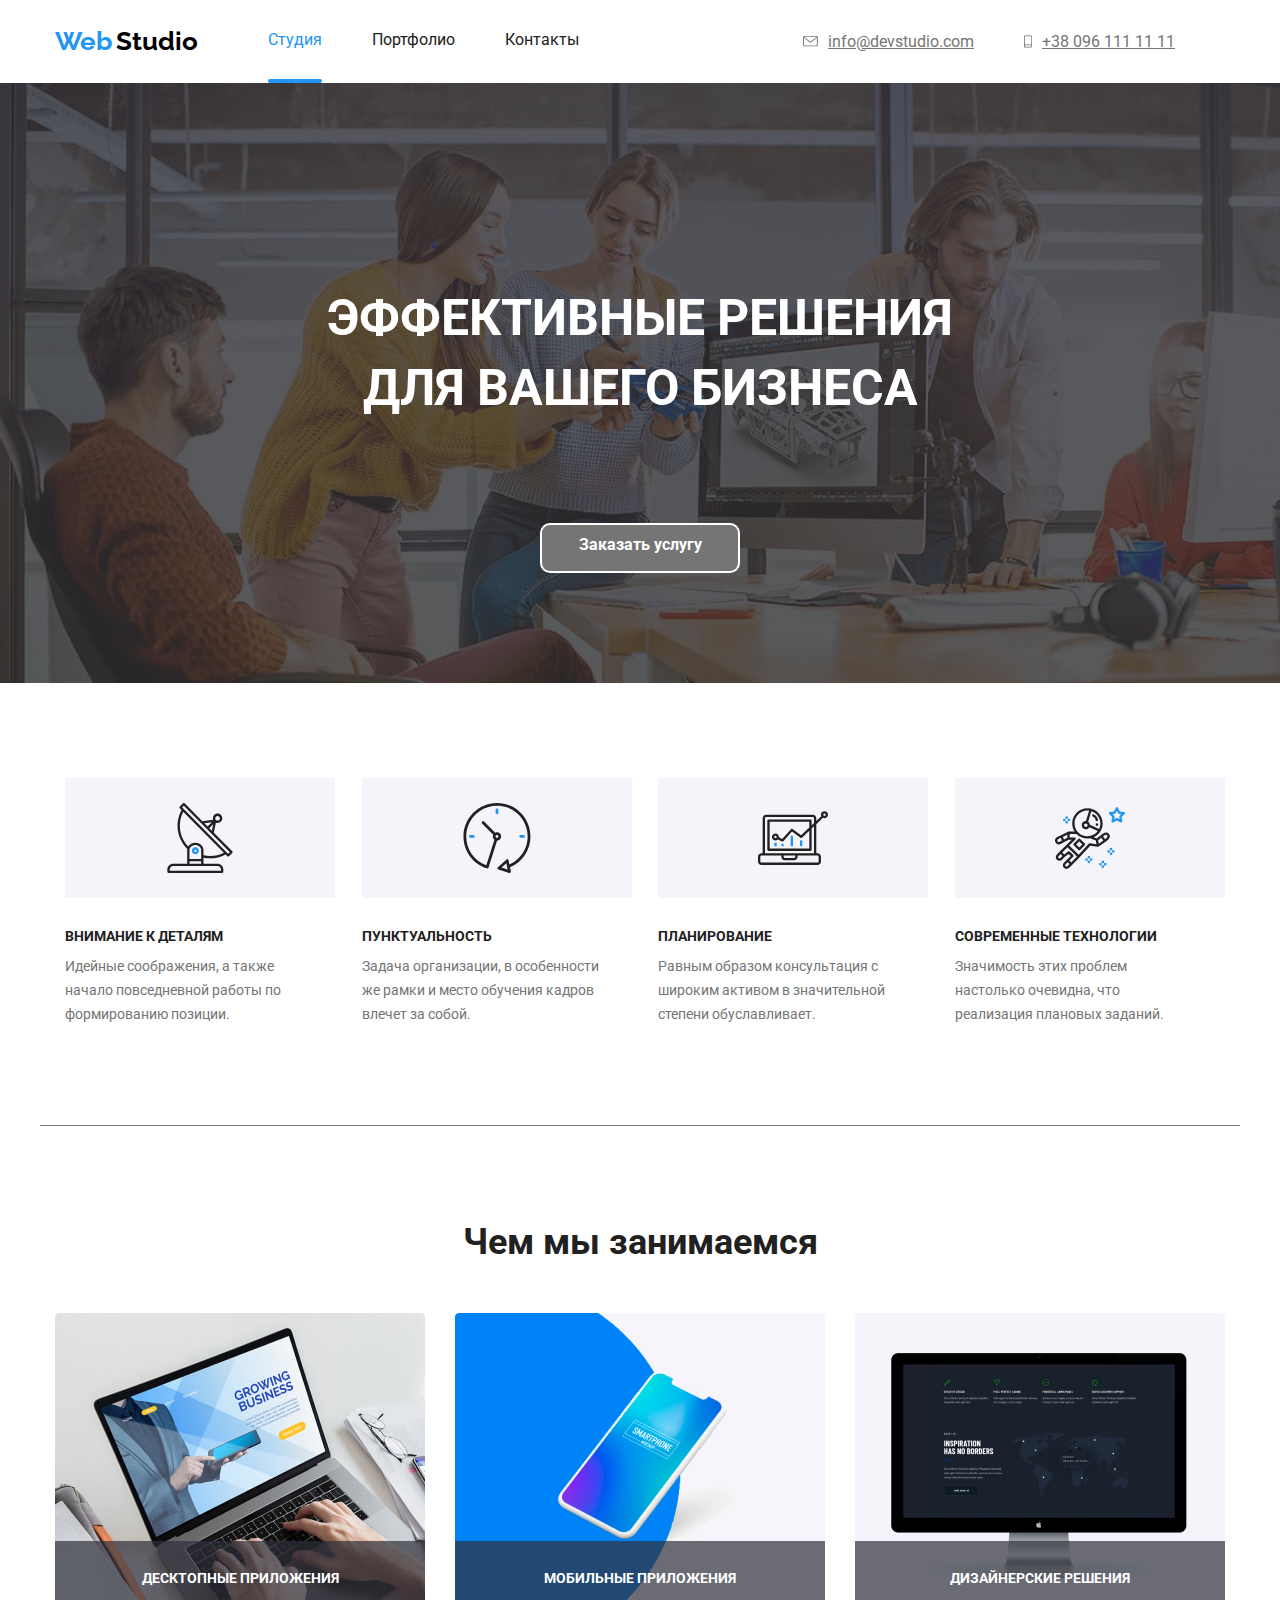
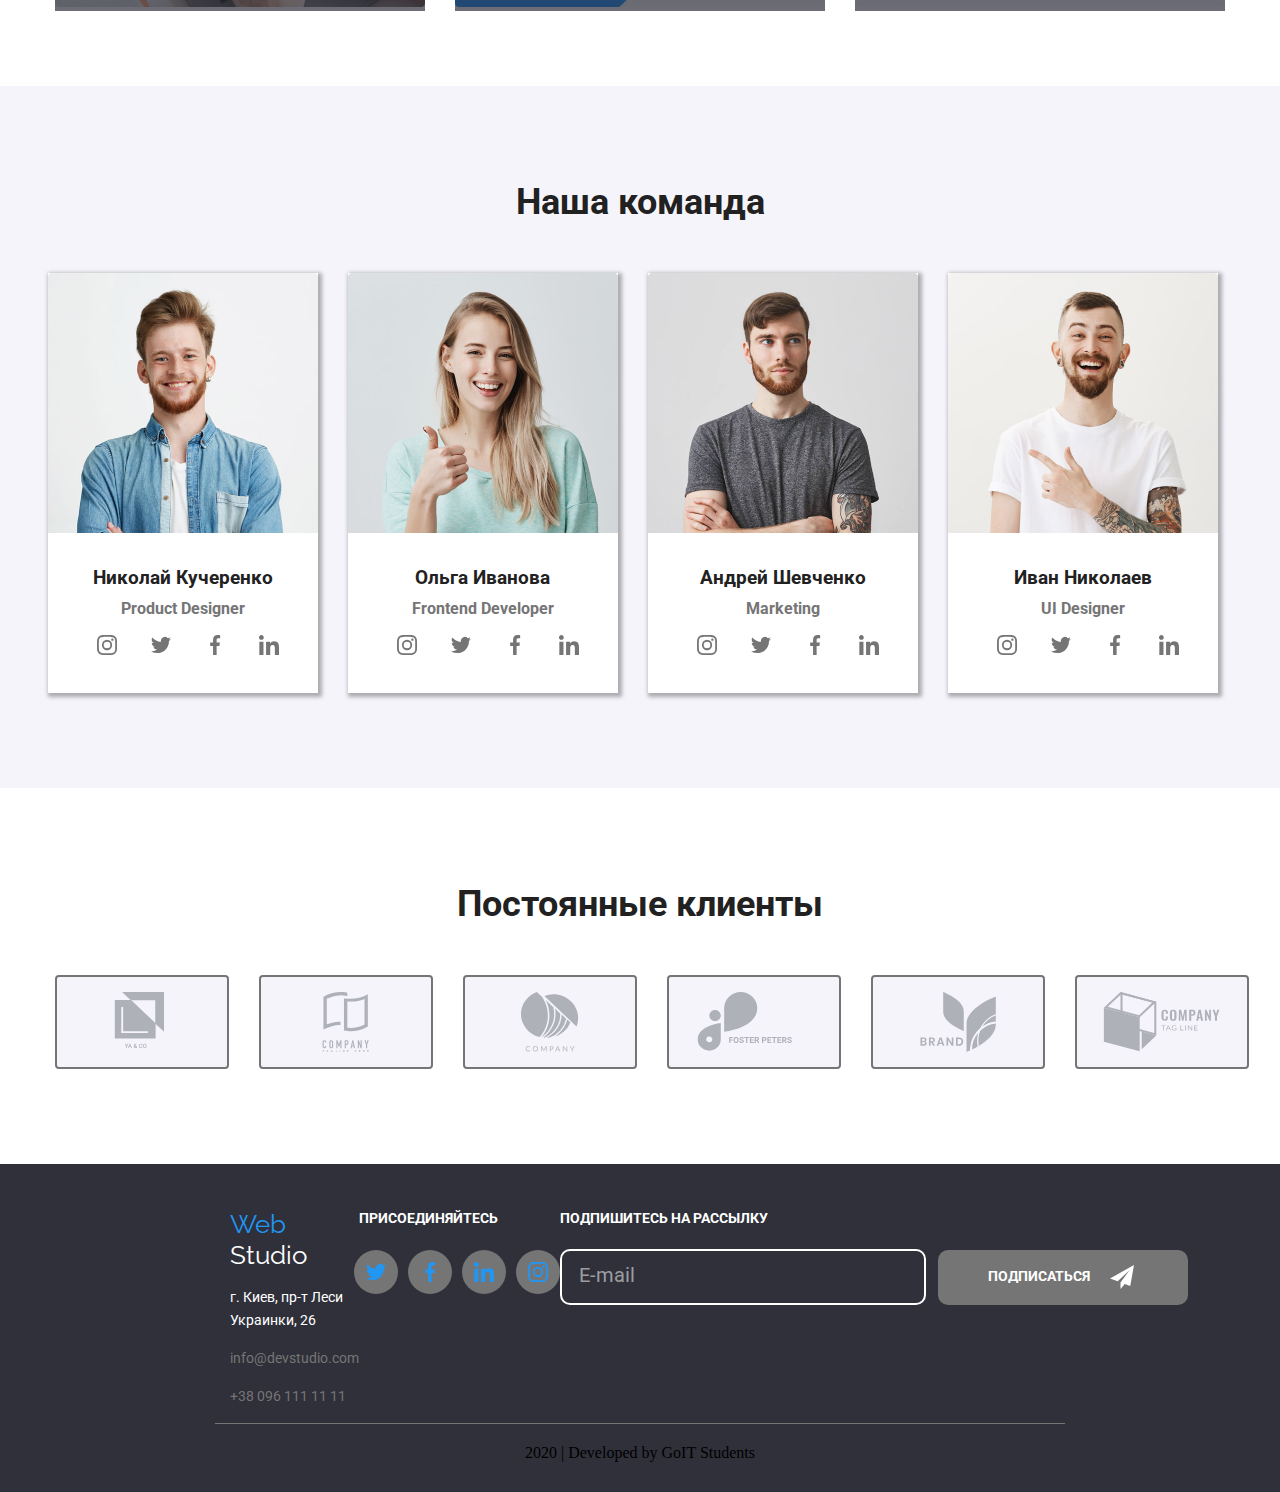
<file: index.html>
<!DOCTYPE html>
<html lang="ru">

<head>
  <meta charset="UTF-8" />
  <meta name="viewport" content="width=device-width, initial-scale=1.0" />
  <title>Web Studio</title>
  <link href="https://fonts.googleapis.com/css2?family=Raleway:wght@700&family=Roboto:wght@400;700;900&display=swap"
    rel="stylesheet">
  <link rel="stylesheet" href="https://github.com/sindresorhus/modern-normalize/blob/master/modern-normalize.css">
  <link rel="stylesheet" href="./css/main.min.css" />
  <!-- <link rel="stylesheet" href="./css/styles.css" /> -->
  <!-- <link rel="stylesheet" type="text/css" href="style.css"> -->

</head>

<body>
  <!-- header part -->
  <header class="side-header-conteiner">
    <nav class="site-nav-contener site-nav-content width-conteiner">
      <a href="./index.html" class="link logo-studio-up">
        <span class="web">Web</span> <span class="studio">Studio</span>
      </a>
      <ul class="list site-nav-main ">
        <li class="site-nav-item "><a href="./index.html" class="link curent">Студия</a></li>
        <li class="site-nav-item "><a href="./portfolio.html" class="link">Портфолио</a></li>
        <li class="site-nav-item "><a href="" class="link">Контакты</a></li>
      </ul>
      <!-- contacts -->
      <ul class="site-contacts">
        <li class="link-contacts">
          <a class="link-up-mail" href="mailto:info@devstudio.com">
            <svg class="icon-up-leter">
              <use href="./img/symbol-defs.svg#icon-leter-1">leter</use>
            </svg>info@devstudio.com
          </a>
        </li>
        <li class="link-contacts">
          <a class="link-up-phone" href="tel:380961111111">
            <svg class="icon-up-smartphon">
              <use href="./img/symbol-defs.svg#icon-smartphone-1"></use>
            </svg>+38 096 111 11 11
          </a>
        </li>
      </ul>
    </nav>
  </header>
  <!-- baner  -->
  <main>
    <section class="baner">
      <h1 class="baner-text">
        ЭФФЕКТИВНЫЕ РЕШЕНИЯ ДЛЯ ВАШЕГО БИЗНЕСА
      </h1>
      <button class="baner-button" data-modal-open>Заказать услугу</button>
      <!-- <button class="baner-button" type="submit">Заказать услугу</button> -->
    </section>
    <!-- quality part -->
    <section class="quality width-conteiner">
      <ul class="quality-conteiner">
        <li class="quality-link img-antena">
          <img src="./img/antenna1.svg" alt="спуниковая антена" class="quality-img">
          <h3 class="quality-text">Внимание к деталям</h3>
          <p class="quality-discription">Идейные соображения, а также начало повседневной работы по формированию
            позиции.</p>
        </li>
        <li class="quality-link img-clock">
          <img src="./img/clock1.svg" alt="часы" class="quality-img">
          <h3 class="quality-text">Пунктуальность</h3>
          <p class="quality-discription">Задача организации, в особенности же рамки и место обучения кадров влечет за
            собой.</p>
        </li>
        <li class="quality-link img-diagram">
          <img src="./img/diagram1.svg" alt="диаграмма" class="quality-img">
          <h3 class="quality-text">Планирование</h3>
          <p class="quality-discription">Равным образом консультация с широким активом в значительной степени
            обуславливает.</p>
        </li>
        <li class="quality-link img-astronaut">
          <img src="./img/astronaut1.svg" alt="космонавт" class="quality-img">
          <h3 class="quality-text">Современные технологии</h3>
          <p class="quality-discription">Значимость этих проблем настолько очевидна, что реализация плановых заданий.
          </p>
        </li>
      </ul>
    </section>
    <!-- what product are we do -->
    <section class="product-part-conteiner width-conteiner">
      <h2 class="section-title">Чем мы занимаемся</h2>
      <ul class="product-part-list">
        <li class="product-part-link">
          <a href="" class="product-title">
            <img src="./img/d-top.jpg" alt="десктоп" width="370" height="294">
            <h3 class="product-text">Десктопные приложения</h3>
          </a>
        </li>
        <li class="product-part-link">
          <a href="" class="product-title">
            <img src="./img/smartphon.jpg" alt="смартфон" width="370">
            <h3 class="product-text">Мобильные приложения</h3>
          </a>
        </li>
        <li class="product-part-link">
          <a href="" class="product-title">
            <img src="./img/monitor.jpg" alt="монитор" width="370">
            <h3 class="product-text">Дизайнерские решения</h3>
          </a>
        </li>
      </ul>
    </section>
    <!-- our team -->

    <section class="team ">
      <h2 class="section-title-team">Наша команда</h2>
      <ul class="team-list width-conteiner">
        <li class="team-link">
          <img src="./img/img1.jpg" alt="Николай Кучеренко" width="270">
          <h3 class="title-styile">Николай Кучеренко</h3>
          <h4>Product Designer</h4>
          <ul class="list-social-network-team">
            <li class="link-social-network-team">
              <a href="" alt="instagram">
                <svg class="team-icon">
                  <use href="./img/symbol-defs.svg#icon-instagram">instagram</use>
                </svg>
              </a>
            </li>
            <li class="link-social-network-team">
              <a href="" alt="twitter">
                <svg class="team-icon">
                  <use href="./img/symbol-defs.svg#icon-twitter">twitter</use>
                </svg>
              </a>
            </li>
            <li class="link-social-network-team">
              <a href="" alt="facebook">
                <svg class="team-icon">
                  <use href="./img/symbol-defs.svg#icon-facebook">facebook</use>
                </svg>
              </a>
            </li>
            <li class="link-social-network-team">
              <a href="" alt="LinkedIn">
                <svg class="team-icon">
                  <use href="./img/symbol-defs.svg#icon-LinkedIn">LinkedIn</use>
                </svg>
              </a>
            </li>
          </ul>
        </li>
        <li class="team-link">
          <img src="./img/img2.jpg" alt="Ольга Иванова" width="270">
          <h3 class="title-styile">Ольга Иванова</h3>
          <h4>Frontend Developer</h4>
          <ul class="list-social-network-team">
            <li class="link-social-network-team">
              <a href="" alt="instagram">
                <svg class="team-icon">
                  <use href="./img/symbol-defs.svg#icon-instagram">instagram</use>
                </svg>
              </a>
            </li>
            <li class="link-social-network-team">
              <a href="" alt="twitter">
                <svg class="team-icon">
                  <use href="./img/symbol-defs.svg#icon-twitter">twitter</use>
                </svg>
              </a>
            </li>
            <li class="link-social-network-team">
              <a href="" alt="facebook">
                <svg class="team-icon">
                  <use href="./img/symbol-defs.svg#icon-facebook">facebook</use>
                </svg>
              </a>
            </li>
            <li class="link-social-network-team">
              <a href="" alt="LinkedIn">
                <svg class="team-icon">
                  <use href="./img/symbol-defs.svg#icon-LinkedIn">LinkedIn</use>
                </svg>
              </a>
            </li>
          </ul>
        </li>
        <li class="team-link">
          <img src="./img/img3.jpg" alt="Андрей Шевченко" width="270">
          <h3 class="title-styile">Андрей Шевченко</h3>
          <h4>Marketing</h4>
          <ul class="list-social-network-team">
            <li class="link-social-network-team">
              <a href="" alt="instagram">
                <svg class="team-icon">
                  <use href="./img/symbol-defs.svg#icon-instagram">instagram</use>
                </svg>
              </a>
            </li>
            <li class="link-social-network-team">
              <a href="" alt="twitter">
                <svg class="team-icon">
                  <use href="./img/symbol-defs.svg#icon-twitter">twitter</use>
                </svg>
              </a>
            </li>
            <li class="link-social-network-team">
              <a href="" alt="facebook">
                <svg class="team-icon">
                  <use href="./img/symbol-defs.svg#icon-facebook">facebook</use>
                </svg>
              </a>
            </li>
            <li class="link-social-network-team">
              <a href="" alt="LinkedIn">
                <svg class="team-icon">
                  <use href="./img/symbol-defs.svg#icon-LinkedIn">LinkedIn</use>
                </svg>
              </a>
            </li>
          </ul>
        </li>
        <li class="team-link">
          <img src="./img/img4.jpg" alt="Иван Николаев" width="270">
          <h3 class="title-styile">Иван Николаев</h3>
          <h4>UI Designer</h4>
          <ul class="list-social-network-team">
            <li class="link-social-network-team">
              <a href="" alt="instagram">
                <svg class="team-icon">
                  <use href="./img/symbol-defs.svg#icon-instagram">instagram</use>
                </svg>
              </a>
            </li>
            <li class="link-social-network-team">
              <a href="" alt="twitter">
                <svg class="team-icon">
                  <use href="./img/symbol-defs.svg#icon-twitter">twitter</use>
                </svg>
              </a>
            </li>
            <li class="link-social-network-team">
              <a href="" alt="facebook">
                <svg class="team-icon">
                  <use href="./img/symbol-defs.svg#icon-facebook">facebook</use>
                </svg>
              </a>
            </li>
            <li class="link-social-network-team">
              <a href="" alt="LinkedIn">
                <svg class="team-icon">
                  <use href="./img/symbol-defs.svg#icon-LinkedIn">LinkedIn</use>
                </svg>
              </a>
            </li>
          </ul>
        </li>
      </ul>
    </section>
    <!-- regular customers -->
    <section class="customers-conteiner width-conteiner">
      <h2 class="section-title-conteiner">Постоянные клиенты</h2>
      <ul class="list-customers">
        <li class="link-customers">
          <a href="" alt="YA and CO">
            <svg class="customers-icon">
              <use href="./img/symbol-defs.svg#icon-logo1">YA and CO</use>
            </svg>
          </a>
        </li>
        <li class="link-customers">
          <a href="" alt="Company Tegline here">
            <svg class="customers-icon">
              <use href="./img/symbol-defs.svg#icon-logo2">Company Tegline here</use>
            </svg>
          </a>
        </li>
        <li class="link-customers">
          <a href="" alt="Company">
            <svg class="customers-icon">
              <use href="./img/symbol-defs.svg#icon-logo3">Company</use>
            </svg>
          </a>
        </li>
        <li class="link-customers">
          <a href="" alt="FOSTER PETERS">
            <svg class="customers-icon">
              <use href="./img/symbol-defs.svg#icon-logo4">FOSTER PETERS</use>
            </svg>
          </a>
        </li>
        <li class="link-customers">
          <a href="" alt="BREND">
            <svg class="customers-icon">
              <use href="./img/symbol-defs.svg#icon-logo5">BREND</use>
            </svg>
          </a>
        </li>
        <li class="link-customers ">
          <a href="" alt="Company Teg line">
            <svg class="customers-icon">
              <use href="./img/symbol-defs.svg#icon-logo6">Company Teg line</use>
            </svg>
          </a>
        </li>
      </ul>
    </section>
    <!-- Модельное окно -->
    <!-- Форма -->
    <div class="backdrop is-hidden" data-modal>
      <form autocomplete="off" class="form js-form">
        <h2 class="form-name">Оставьте свои данные, мы вам перезвоним</h2>

        <label for="customer-name" class="form-field">
          <input type="text" autocomplete="on" placeholder=" " name="customer-name" class="form-input" />
          <span class="form-label">Имя</span>
          <svg class="form-icon">
            <use href="./img/form-symbol-defs.svg#icon-form-name">Cилуєт</use>
          </svg>
        </label>

        <label for="customer-phone" class="form-field">
          <input type="tel" autocomplete="on" placeholder=" " name="customer-phone" class="form-input" />
          <span class="form-label">Телефон</span>
          <svg class="form-icon">
            <use href="./img/form-symbol-defs.svg#icon-form-tel">phon</use>
          </svg>
        </label>

        <!-- <div class="form-field">
          <input autofocus type="text" placeholder=" " name="customer-name" id="customer-name" class="form-input" />
          <label for="customer-name" class="form-label">Имя</label>
          <svg class="form-icon">
            <use href="./img/form-symbol-defs.svg#icon-form-name">Cилуєт</use>
          </svg>
        </div> -->

        <!-- <div class="form-field">
          <input type="tel" autocomplete="on" placeholder=" " name="customer-phone" id="customer-phone"
            class="form-input" />
          <label for="customer-phone" class="form-label">Телефон</label>
          <svg class="form-icon">
            <use href="./img/form-symbol-defs.svg#icon-form-tel">phon</use>
          </svg>
        </div> -->


        <label for="customer-mail" class="form-field">
          <input type="text" autocomplete="on" placeholder=" " name="customer-mail" class="form-input" />
          <span class="form-label">Почта</span>
          <svg class="form-icon">
            <use href="./img/form-symbol-defs.svg#icon-form-email">email</use>
          </svg>
        </label>

        <!-- <div class="form-field">
          <input type="text" placeholder=" " name="customer-mail" id="customer-mail" class="form-input" />
          <label for="customer-mail" class="form-label">Почта</label>
          <svg class="form-icon">
            <use href="./img/form-symbol-defs.svg#icon-form-email">email</use>
          </svg>
        </div> -->

        <!-- Комментарий к заказу -->
        <div class="form-field-textarea">
          <textarea name="comment" id="comment" rows="5" class="form-textarea" placeholder=" "> </textarea>
          <label for="comment" class="form-label-textarea">Комментарий</label>
        </div>

        <div class="form-field-policy">
          <div>
            <input type="checkbox" required value="policy" name="policy" id="policy" />
            <label for="policy" class="policy-text">Согласен с рассылкой и принимаю</label>
            <a href="" class="policy ">Условия договора</a>
          </div>
        </div>

        <button class="form-push" type="submit">Отправить</button>
        <button class="form-close-button" type="reset" data-modal-close>
          <svg class="form-icon-close">
            <use href="./img/form-symbol-defs.svg#icon-form-close"></use>
          </svg>
        </button>
      </form>
    </div>
  </main>
  <!-- footer part -->
  <footer>
    <div class="side-footer-conteiner width-conteiner">
      <div class="addres-conteiner">
        <a href="./index.html" class="link">
          <span class="web-down">Web</span> <span class="studio-down">Studio</span>
        </a>
        <address class="address">
          <p>г. Киев, пр-т Леси Украинки, 26</p>
          <p class="link-down">info@devstudio.com</p>
          <p class="link-down">+38 096 111 11 11</p>
        </address>
      </div>
      <div class="wellcome-to wellcome-to-conteiner">
        <b class="come-to-us">Присоединяйтесь</b>
        <ul class="list-social-network">
          <li class="social-network-item">
            <a href="" alt="twitter">
              <svg class="icon-social-network">
                <use href="./img/symbol-defs.svg#icon-twitter">twitter</use>
              </svg>
            </a>
          </li>
          <li class="social-network-item">
            <a href="" alt="facebook">
              <svg class="icon-social-network">
                <use href="./img/symbol-defs.svg#icon-facebook">facebook</use>
              </svg>
            </a>
          </li>
          <li class="social-network-item">
            <a href="" alt="LinkedIn">
              <svg class="icon-social-network">
                <use href="./img/symbol-defs.svg#icon-LinkedIn">LinkedIn</use>
              </svg>
            </a>
          </li>
          <li class="social-network-item">
            <a href="" alt="instagram">
              <svg class="icon-social-network">
                <use href="./img/symbol-defs.svg#icon-instagram">instagram</use>
              </svg>
            </a>
          </li>
        </ul>
      </div>
      <div class="subscribe-to subscribe-to-conteiner">
        <p class="subscribe-text">Подпишитесь на рассылку</p>
        <div class="sub-zone-conteiner">
          <input class="sub-zone" type="email" placeholder="   E-mail" name="feedback" id="@" />
          <a class="footer-button">Подписаться</a>
        </div>
      </div>
    </div>
    <p class="disigner-info">2020 | Developed by GoIT Students</p>
  </footer>


</body>

<!-- <script>
  const refs = {
    openModalBtn: document.querySelector("[data-open-modal]"),
    closeModalBtn: document.querySelector("[data-close-modal]"),
    backdrop: document.querySelector("[data-backdrop]"),
  };

  refs.openModalBtn.addEventListener("click", toggleModal);
  refs.closeModalBtn.addEventListener("click", toggleModal);

  // refs.backdrop.addEventListener("click", logBackdropClick);

  function toggleModal() {
    refs.backdrop.classList.toggle("is-hidden");
  }

  // function logBackdropClick() {
  //   console.log("Это клик в бекдроп");
  // }
</script> -->
<script src="./js/modal.js"></script>
<script>
  (() => {
    document.querySelector('.js-form').addEventListener('submit', e => {
      // e.preventDefault('');

      console.log('');
      console.count('Submit #');

      new FormData(e.currentTarget).forEach((value, name) =>
        console.log(`${name}: ${value}`),
      );
    });
  })();
</script>

</html>
</file>
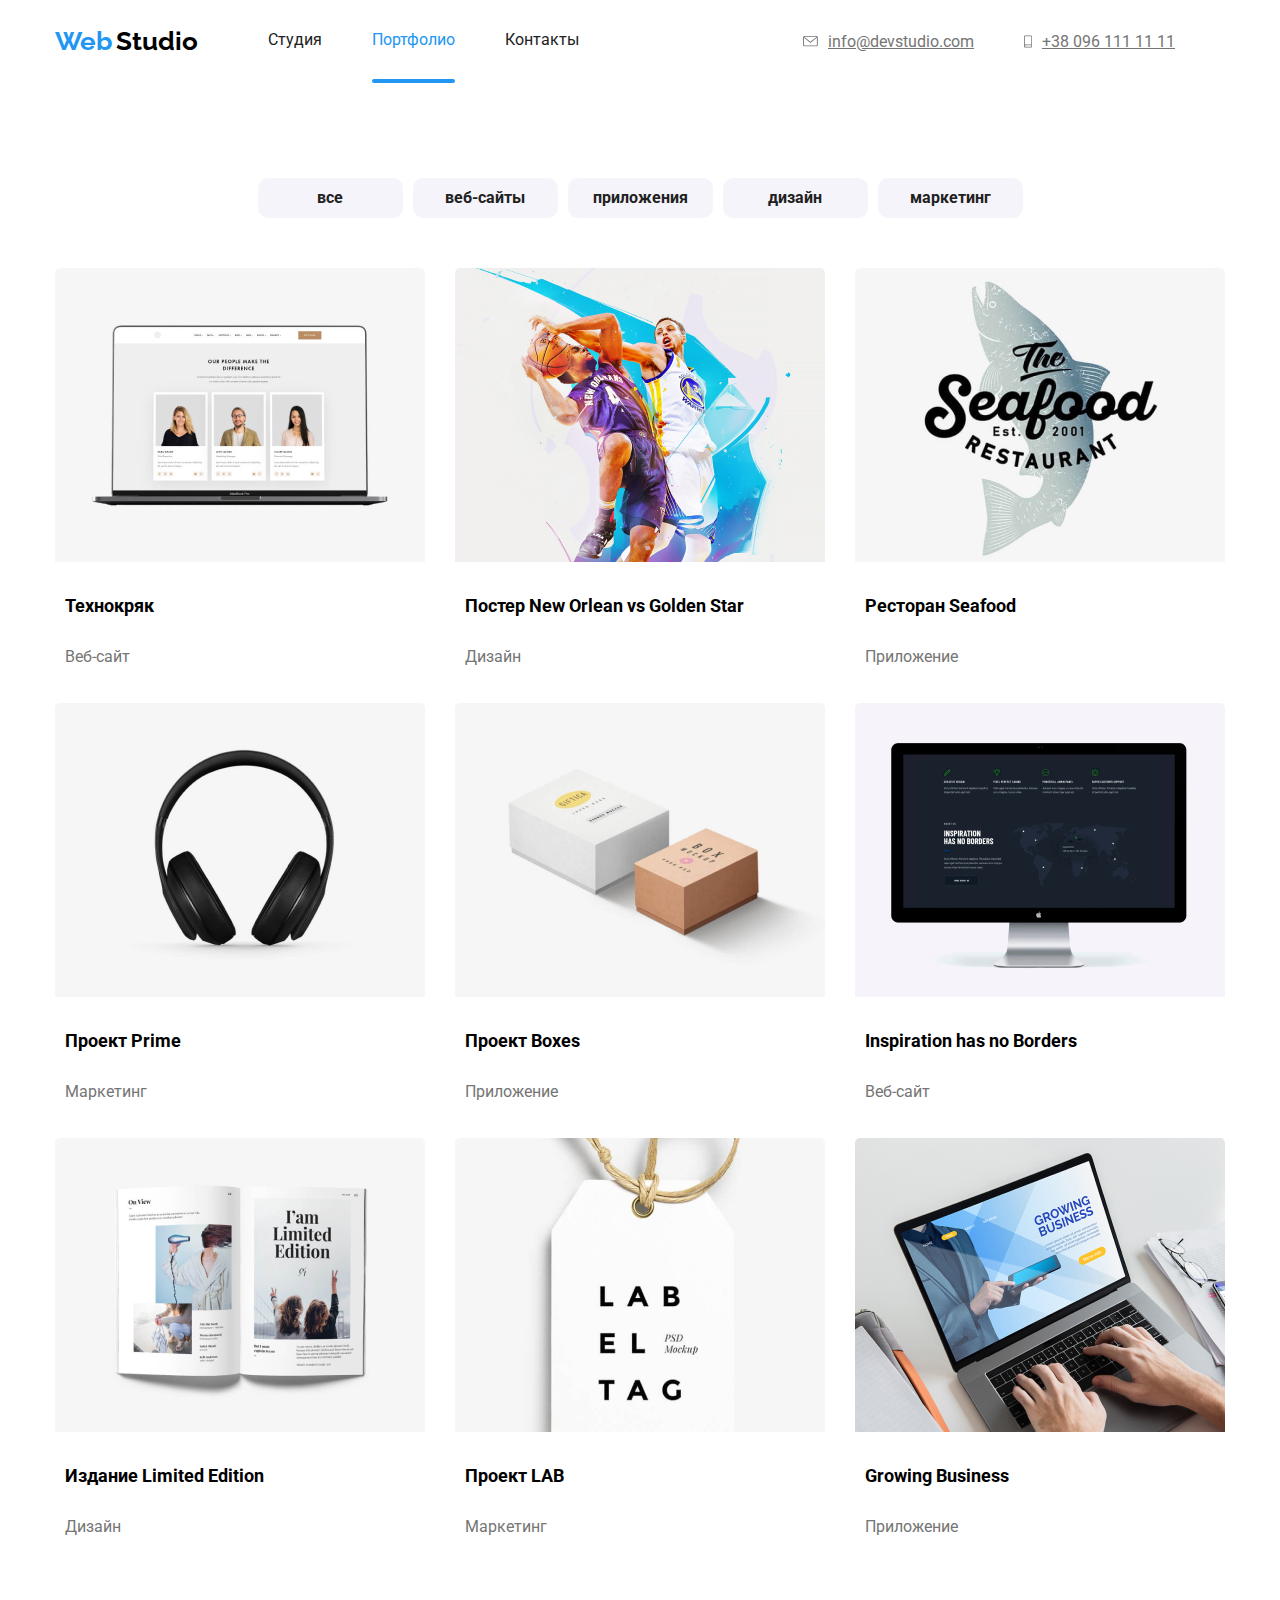
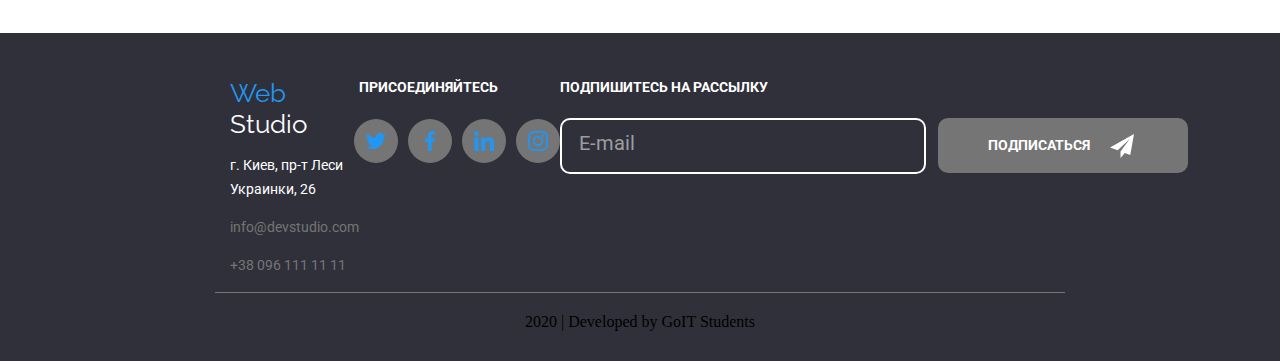
<file: portfolio.html>
<!DOCTYPE html>
<html lang="ru">

<head>
  <meta charset="UTF-8" />
  <meta name="viewport" content="width=device-width, initial-scale=1.0" />
  <title>Portfolio</title>
  <link href="https://fonts.googleapis.com/css2?family=Raleway:wght@700&family=Roboto:wght@400;700&display=swap"
    rel="stylesheet">
  <link rel="stylesheet" href="https://github.com/sindresorhus/modern-normalize/blob/master/modern-normalize.css">
  <link rel="stylesheet" href="./css/main.min.css" />
  <!-- <link rel="stylesheet" href="./css/styles.css" /> -->
  <!-- <link rel="stylesheet" type="text/css" href="style.css"> -->
</head>

<body>
  <!-- header part -->
  <header class="side-header-conteiner ">
    <nav class="site-nav-contener site-nav-content width-conteiner">
      <a href="./index.html" class="link logo-studio-up">
        <span class="web">Web</span> <span class="studio">Studio</span>
      </a>
      <ul class="list site-nav-main ">
        <li class="site-nav-item"><a href="./index.html" class="link">Студия</a></li>
        <li class="site-nav-item"><a href="./portfolio.html" class="link curent">Портфолио</a></li>
        <li class="site-nav-item"><a href="" class="link">Контакты</a></li>
      </ul>
      <!-- contacts -->
      <ul class="site-contacts">
        <li class="link-contacts">
          <a class="link-up-mail" href="mailto:info@devstudio.com">
            <svg class="icon-up-leter">
              <use href="./img/symbol-defs.svg#icon-leter-1">leter</use>
            </svg>info@devstudio.com
          </a>
        </li>
        <li class="link-contacts">
          <a class="link-up-phone" href="tel:380961111111">
            <svg class="icon-up-smartphon">
              <use href="./img/symbol-defs.svg#icon-smartphone-1"></use>
            </svg>
            +38 096 111 11 11</a>
        </li>
      </ul>
    </nav>
  </header>
  <!-- portfolio-menu  -->
  <main class="portfolio-main">
    <section class="buton-conteiner">
      <h1 class="ghost">Портфолио Меню</h1>
      <ul class="list-button-menu ">
        <li class="link-buton-menu">
          <article class="button-menu">все</article>
        </li>
        <li class="link-buton-menu">
          <article class="button-menu">веб-сайты</article>
        </li>
        <li class="link-buton-menu">
          <article class="button-menu">приложения</article>
        </li>
        <li class="link-buton-menu">
          <article class="button-menu">дизайн</article>
        </li>
        <li class="link-buton-menu">
          <article class="button-menu">маркетинг</article>
        </li>
      </ul>
    </section>
    <!-- portfolio-list -->
    <section class="portfolio-conteiner">
      <ul class="portfolio-list width-conteiner">
        <li class="portfolio-item">
          <div class="portfolio-text-conteiner">
            <img class="portfolio-img" src="./img/portfolio-img-1.jpg" alt="Ноутбук">
            <p class="portfolio-text">
              Технокряк это современная площадка распространения коронавируса. Компании используют эту платформу
              дляцифрового шпионажа и атак на защищённые сервера конкурентов.
            </p>
          </div>
          <h3 class="portfolio-title">Технокряк</h3>
          <p class="portfolio-link">Веб-сайт</p>
        </li>
        <li class="portfolio-item">
          <div class="portfolio-text-conteiner">
            <img src="./img/portfolio-img-2.jpg" alt="постер баскетболисты" width="370">
            <p class="portfolio-text">
              Постер New Orlean vs Golden Star это современная площадка распространения коронавируса. Компании
              используют эту платформу дляцифрового шпионажа и атак на защищённые сервера конкурентов.
            </p>
          </div>
          <h3 class="portfolio-title">Постер New Orlean vs Golden Star</h3>
          <p class="portfolio-link">Дизайн</p>
        </li>
        <li class="portfolio-item">
          <div class="portfolio-text-conteiner">
            <img src="./img/portfolio-img-3.jpg" alt="Эмблема рыбного ресторана" width="370">
            <p class="portfolio-text">
              Ресторан Seafood велеколепная морская кухня. Наше коронное блюдо - рыба Фугу,исксно приготовленое
              нашим шеф-поваром, после него не выжил ещё не один посититель
            </p>
          </div>
          <h3 class="portfolio-title">Ресторан Seafood</h3>
          <p class="portfolio-link">Приложение</p>
        </li>
        <li class="portfolio-item">
          <div class="portfolio-text-conteiner">
            <img src="./img/portfolio-img-4.jpg" alt="Наушники" width="370">
            <p class="portfolio-text">
              Проект Prime это современная площадка распространения коронавируса. Компании используют эту платформу
              дляцифрового шпионажа и атак на защищённые сервера конкурентов.
            </p>
          </div>
          <h3 class="portfolio-title">Проект Prime</h3>
          <p class="portfolio-link">Маркетинг</p>
        </li>
        <li class="portfolio-item">
          <div class="portfolio-text-conteiner">
            <img src="./img/portfolio-img-5.jpg" alt="Коробки" width="370">
            <p class="portfolio-text">
              Проект Boxes это современная площадка распространения коронавируса. Компании используют эту платформу
              дляцифрового шпионажа и атак на защищённые сервера конкурентов.
            </p>
          </div>
          <h3 class="portfolio-title">Проект Boxes</h3>
          <p class="portfolio-link">Приложение</p>
        </li>
        <li class="portfolio-item">
          <div class="portfolio-text-conteiner">
            <img src="./img/portfolio-img-6.jpg" alt="Монитор" width="370">
            <p class="portfolio-text">
              Inspiration has no Borders это современная площадка распространения коронавируса. Компании используют эту
              платформу дляцифрового шпионажа и атак на защищённые сервера конкурентов.
            </p>
          </div>
          <h3 class="portfolio-title">Inspiration has no Borders</h3>
          <p class="portfolio-link">Веб-сайт</p>
        </li>
        <li class="portfolio-item">
          <div class="portfolio-text-conteiner">
            <img src="./img/portfolio-img-7.jpg" alt="Журнал" width="370">
            <p class="portfolio-text">
              Издание Limited Edition это современная площадка распространения коронавируса. Компании
              используют эту платформу дляцифрового шпионажа и атак на защищённые сервера конкурентов.
            </p>
          </div>
          <h3 class="portfolio-title">Издание Limited Edition</h3>
          <p class="portfolio-link">Дизайн</p>
        </li>
        <li class="portfolio-item">
          <div class="portfolio-text-conteiner">
            <img src="./img/portfolio-img-8.jpg" alt="Бирка" width="370">
            <p class="portfolio-text">
              Проект LAB это современная площадка распространения коронавируса. Компании используют эту платформу
              дляцифрового шпионажа и атак на защищённые сервера конкурентов.
            </p>
          </div>
          <h3 class="portfolio-title">Проект LAB</h3>
          <p class="portfolio-link">Маркетинг</p>
        </li>
        <li class="portfolio-item">
          <div class="portfolio-text-conteiner">
            <img src="./img/portfolio-img-9.jpg" alt="Десктоп" width="370">
            <p class="portfolio-text">
              Growing Business это современная площадка распространения коронавируса. Компании используют эту платформу
              дляцифрового шпионажа и атак на защищённые сервера конкурентов.
            </p>
          </div>
          <h3 class="portfolio-title">Growing Business</h3>
          <p class="portfolio-link">Приложение</p>
        </li>
      </ul>
    </section>

    <!--Альтернаивное меню <ul class="menu">
        <li>Веб-сайт
          <ul class="submenu">
            <li>
              <p>
                Технокряк это современная площадка распространения коронавируса. Компании используют эту платформу
                дляцифрового шпионажа и атак на защищённые сервера конкурентов.
              </p>
              <img src="./img/portfolio-img-1.jpg" alt="Ноутбук" width="370">
              <h3>Технокряк</h3>
              <a href="">Веб-сайт</a>
            </li>
            <li>
              <p>
                Inspiration has no Borders это современная площадка распространения коронавируса. Компании используют
                эту платформу дляцифрового шпионажа и атак на защищённые сервера конкурентов.
              </p>
              <img src="./img/portfolio-img-6.jpg" alt="монитор" width="370">
              <h3>Inspiration has no Borders</h3>
              <a href="">Веб-сайт</a>
            </li>
          </ul>
        </li>
        <li>Приложение
          <ul class="submenu">
            <li>
              <p>
                Ресторан Seafood велеколепная морская кухня. Наше коронное блюдо - рыба Фугу,исксно приготовленое
                нашим шеф-поваром, после него не выжил ещё не один посититель.
              </p>
              <img src="./img/portfolio-img-3.jpg" alt="Эмблема рыбного ресторана" width="370">
              <h3>Ресторан Seafood</h3>
              <a href="">Приложение</a>
            </li>
            <li>
              <p>
                Проект Boxes это современная площадка распространения коронавируса. Компании используют эту платформу
                дляцифрового шпионажа и атак на защищённые сервера конкурентов.
              </p>
              <img src="./img/portfolio-img-5.jpg" alt="Коробки" width="370">
              <h3>Проект Boxes</h3>
              <a href="">Приложение</a>
            </li>
            <li>
              <p>
                Growing Business это современная площадка распространения коронавируса. Компании используют эту
                платформу
                дляцифрового шпионажа и атак на защищённые сервера конкурентов.
              </p>
              <img src="./img/portfolio-img-9.jpg" alt="Десктоп" width="370">
              <h3>Growing Business</h3>
              <a href="">Приложение</a>
            </li>
          </ul>
        </li>
        <li>Дизайн
          <ul class="submenu">
            <li>
              <p>
                Постер New Orlean vs Golden Star это современная площадка распространения коронавируса. Компании
                используют эту платформу дляцифрового шпионажа и атак на защищённые сервера конкурентов.
              </p>
              <img src="./img/portfolio-img-2.jpg" alt="постер баскетболисты" width="370">
              <h3>Постер New Orlean vs Golden Star</h3>
              <p>Дизайн</p>
            </li>
            <li>
              <p>
                Издание Limited Edition это современная площадка распространения коронавируса. Компании
                используют эту платформу дляцифрового шпионажа и атак на защищённые сервера конкурентов.
              </p>
              <img src="./img/portfolio-img-7.jpg" alt="Журнал" width="370">
              <h3>Издание Limited Edition</h3>
              <a href="">Дизайн</a>
            </li>
          </ul>
        </li>
        <li>Маркетинг
          <ul class="submenu">
            <li>
              <p>
                Проект Prime это современная площадка распространения коронавируса. Компании используют эту платформу
                дляцифрового шпионажа и атак на защищённые сервера конкурентов.
              </p>
              <img src="./img/portfolio-img-4.jpg" alt="Наушники" width="370">
              <h3>Проект Prime</h3>
              <a href="">Маркетинг</a>
            </li>
            <li>
              <p>
                Проект LAB это современная площадка распространения коронавируса. Компании используют эту платформу
                дляцифрового шпионажа и атак на защищённые сервера конкурентов.
              </p>
              <img src="./img/portfolio-img-8.jpg" alt="Бирка" width="370">
              <h3>Проект LAB</h3>
              <a href="">Маркетинг</a>
            </li>
          </ul>
        </li>
      </ul> -->

  </main>
  <!-- footer part -->
  <footer>
    <div class="side-footer-conteiner width-conteiner">
      <div class="addres-conteiner">
        <a href="./index.html" class="link">
          <span class="web-down">Web</span> <span class="studio-down">Studio</span>
        </a>
        <address class="address">
          <p>г. Киев, пр-т Леси Украинки, 26</p>
          <p class="link-down">info@devstudio.com</p>
          <p class="link-down">+38 096 111 11 11</p>
        </address>
      </div>
      <div class="wellcome-to wellcome-to-conteiner">
        <b class="come-to-us">Присоединяйтесь</b>
        <ul class="list-social-network">
          <li class="social-network-item">
            <a href="" alt="twitter">
              <svg class="icon-social-network">
                <use href="./img/symbol-defs.svg#icon-twitter">twitter</use>
              </svg>
            </a>
          </li>
          <li class="social-network-item">
            <a href="" alt="facebook">
              <svg class="icon-social-network">
                <use href="./img/symbol-defs.svg#icon-facebook">facebook</use>
              </svg>
            </a>
          </li>
          <li class="social-network-item">
            <a href="" alt="LinkedIn">
              <svg class="icon-social-network">
                <use href="./img/symbol-defs.svg#icon-LinkedIn">LinkedIn</use>
              </svg>
            </a>
          </li>
          <li class="social-network-item">
            <a href="" alt="instagram">
              <svg class="icon-social-network">
                <use href="./img/symbol-defs.svg#icon-instagram">instagram</use>
              </svg>
            </a>
          </li>
        </ul>
      </div>
      <div class="subscribe-to subscribe-to-conteiner">
        <p class="subscribe-text">Подпишитесь на рассылку</p>
        <div class="sub-zone-conteiner">
          <input class="sub-zone" type="email" placeholder="   E-mail" name="feedback" id="@" />
          <a class="footer-button">Подписаться</a>
        </div>
      </div>
    </div>
    <p class="disigner-info">2020 | Developed by GoIT Students</p>
  </footer>
</body>

</html>
</file>
<file: css/styles.css>
/* цвет текста основной #212121; */
/* цвет текста вторичный #757575; */
/* белый #ffffff; */
/* акцент #2196F3 */
/* фон(без акцента) #F5F4FA */

/* img overlay */


:root{
 --primary-text-color:#757575;
 --title-text-color:#212121;
 --accent-text-color: #2196F3;
 --primary-white-color:#ffffff;
}

 /* html{
    box-sizing: border-box;

}
*,
*::before,
*::after {
  box-sizing: inherit;
}   */

body{ 
    background-color: #ffffff;
    margin: 0px;
    /* margin-right: auto;
    margin-left: auto; */
    
}
header { 
    font-family: 'Roboto', sans-serif;
    background-color: #ffffff;
}
 /*доп класс для ширины контента  */
.width-conteiner{
    margin-left: auto;
    margin-right: auto;
    width: 1170px;
    padding-left: 15px;
    padding-right: 15px;
    
}


/* logo */
.web {
    color: #2196F3;
    font-family: 'Raleway', sans-serif;
    font-style: 400;
    font-weight: 700;
    font-size: 26px;
    line-height: 1.2;  

    

} 
.studio {
    font-family: 'Raleway', sans-serif;
    font-style: normal;
    font-weight: bold;
    font-size: 26px;
    line-height: 1.2;
    color: #000000;
    transition: color 250ms cubic-bezier(0.4, 0, 0.2, 1);
}
.studio:hover{
    color:#2196F3 ;
}
.link-contacts{
    margin-right: 50px;
}

.link-up-mail,.link-up-phone {
    display: inline-flex;
    align-items:center;
    color: #757575;
    transition: color 250ms cubic-bezier(0.4, 0, 0.2, 1);
    
} 
.link-up-mail:hover,.link-up-phone:hover,
.link-up-mail:focus,.link-up-phone:focus{   
    color: #2196F3;
}
 .link {
    color: var(--title-text-color);
    text-decoration: none;
    
}

.link:hover,
.link:focus{
    color: #2196F3;
}
.list .curent{
    color: var(--accent-text-color);
    
}    
    
/* menu  */
main {
    background-color: #ffffff;
    font-family: 'Roboto',sans-serif;  
}

.baner-text{
    font-size: 50px;
    line-height: 1.4;
    text-align: center;
    position: absolute;
    width: 690px;
    height: 120px;
    margin-left:auto;
    margin-right: auto;
    margin-top: 200px;
    margin-bottom: 0px;
    padding-left: 20px;
    padding-right: 20px;
    color: var(--primary-white-color);
}

.baner-button{ 


    font-family: Roboto;
    font-style: normal;
    font-weight: bold;
    font-size: 16px;
    line-height: 1,4;

    display: flex;
    justify-content: center;

    width: 200px;
    height: 50px;
    left: 0px;
    top: 0px;
    margin-left: auto;
    margin-right: auto;
    margin-top:440px ;
    margin-bottom:0;
    padding-top: 10px;
    padding-bottom: 10px;
    padding-left: 32px;
    padding-right: 32px;
    border: 2px solid #ffffff; 
    color: var(--primary-white-color);
    background-color: var(--primary-text-color);
    border-radius: 10px;
    transition: all 250ms cubic-bezier(0.4, 0, 0.2, 1);

   

    /* color: var(--primary-white-color);
    background-color: var(--accent-text-color);
    position: absolute;
    font-family: inherit;
    width: 200px;
    height: 50px;
    left: 700px;
    top: 530px;
    border: 2px solid #ffffff; 
    padding-top: 10px;
    padding-bottom: 10px;
    padding-left: 32px;
    padding-right: 32px;
    font-size: 16px;
    line-height: 1.4;
    font-family: Roboto; */
}
.baner-button:hover,
.baner-button:focus{
    box-shadow: 0 0 3px 3px rgba(0, 0, 0, 0.3);
    background-color:var(--accent-text-color);
    cursor:pointer;
}
/* quality part */
/* .quality{
   height: 270px;
} */
.quality-text{
    font-family: 'Roboto';
    font-size: 14px;
    line-height: 1.2;
    text-transform: uppercase;
    color: var(--title-text-color);
    margin-top: 30px;
    margin-bottom: 0px;
}
.quality-discription{
    height: 75px;
    width: 240px;
    font-family: Roboto;
    font-size: 14px;
    line-height: 1.71;
    color: #757575;
    margin-top: 10px;
    margin-bottom: 0px;
    
}

 

/* what are we do */
/* li out dot */
ul{
    list-style: none;
}
/* h1 in portfolio */
.ghost{
    display: none
}

/* what are we do product */

/* h2 neme of section */
.section-title,
.section-title-conteiner {
    color: var(--title-text-color);
    font-family: Roboto;
    font-size: 36px;
    line-height: 1.17;
    
    text-align: center;
    margin-bottom: 0px;
    margin-top: 0;

}

/* .product-title .product-text:hover,
.product-title .product-text:focus{
    
} */
.product-text{
    background-color: rgba(47, 48, 58, 0.9);
    color: var(--primary-white-color);
    width:370px;
    height: 40px;
    font-size: 14px;
    line-height: 1.14;
    text-transform: uppercase;
    text-align: center;
    margin-top: 0px;
    margin-bottom: 0px;
    padding-top: 30px;
    padding-bottom: auto;
}
/* our team */
.team{
    background-color: #F5F4FA;
    padding-top: 95px;
    padding-bottom: 95px;
    
}
/* width: 1600;  
    margin-left: auto;
    margin-right: auto;
    padding-left: 15px;
    padding-right: 15px; */

.title-styile{
    color: var(--title-text-color);
    margin-top: 30px;
    margin-bottom: 0px;
    
    text-align: center;

}
h4 {
    color: var(--primary-text-color);
    margin-top: 10px;
    margin-bottom: 0px;

    text-align: center;
}
.link-social-network-team{
    background-color:#ffffff;
   
    width: 44px;
    height: 44px;
    
    border-radius: 50%; 
    margin-left: 10px;
    margin-top: 5px;
    transition: all 250ms cubic-bezier(0.4, 0, 0.2, 1);
    /* border: 2px solid aqua; */
}
.link-social-network-team:hover,
.link-social-network-team:focus{
    background-color:var(--accent-text-color);

}
/* .sosial-net{
    color: var(--primary-text-color);
}
.sosial-net:hover,
.sosial-net:focus{
color:var(--accent-text-color) 
} */

/* footer */
footer{
    background-color: #2F303A;
    /* width: 1170px; */
    /* height: 250px; */

    padding-left:215px;
    padding-top: 45px;
    padding-right: 215px;
    padding-bottom: 30px;
}


.web-down{
    font-family: Raleway;
    font-size: 26px;
    line-height: 1.2;
    color: #2196F3;
}
.studio-down{
    font-family: Raleway;
    font-size: 26px;
    line-height: 1.2;
    color: #FFFFFF;
}

.address{
    font-family: Roboto;
    font-style: normal;
    font-weight: normal;
    font-size: 14px;
    line-height: 1.7;
    color: #FFFFFF;

    
}
.link-down{
    color: #757575;
}
.come-to-us{
    font-family: Roboto;
    font-style: normal;
    font-weight: bold;
    font-size: 14px;
    line-height:1.42 ;
    text-transform: uppercase;
    color: #FFFFFF;

}
.subscribe-to{
    font-family: Roboto;
    font-style: normal;
    font-weight: bold;
    font-size: 14px;
    line-height:1.42 ;
    text-transform: uppercase;
    color: #FFFFFF;
}
.subscribe-text{
    margin-top: 0px;
    margin-bottom: 20px;
}
.sub-zone{
    width: 358px;
    height: 50px;
    border: 2px solid #FFFFFF;
    background-color:  #2F303A;
    border-radius: 10px;
    margin-right: 12px;
}
.sub-zone::placeholder{
    font-family: Roboto;
    font-style: normal;
    font-weight: normal;
    font-size: 20px;
    color: rgba(231, 231, 231, 0.6);
}
.footer-button{ 
    display: inline-flex;
    align-items:center;

    color: var(--primary-white-color);
    background-color: var(--primary-text-color);
    font-family: inherit;
    padding-left: 50px;
    width: 200px;
    height: 55px;
    border-radius: 10px; 
    /* padding-left: 30px; */
    margin: 0px;
    transition: all 250ms cubic-bezier(0.4, 0, 0.2, 1);    
}
.footer-button:hover,
.footer-button:focus{
     background-color: var(--accent-text-color);
     cursor:pointer;
}

.footer-button::after{
    content:"";
    
    width:24px;
    height:24px;
    margin-left:20px;
    background-image:url(../img/footer-airplain.svg);
    background-size: contain;
    
}

/* PORTFLIO PAGE */
/* main */

/* цвет фона заставки 2196F3 */
.button-menu{ 
    font-family: Roboto;
    font-style: normal;
    font-weight: bold;
    font-size: 16px;
    line-height: 2.5;
    text-align: center;
    justify-content: center;
    color: var(--title-text-color);
    background-color:#F5F4FA;
    font-family: inherit;
    width: 145px;
    height: 40px;
    border-radius: 10px; 
    margin-left: 0px;
    /* border: 2px solid #FFFFFF; */
    cursor: pointer;
    transition: all 250ms cubic-bezier(0.4, 0, 0.2, 1);
   
}
.button-menu:hover,
.button-menu:focus{
    background-color: var(--accent-text-color);
    color: var(--primary-white-color);
    box-shadow: 0px 2px 1px 1px rgba(0, 0, 0, 0.3), 
    0px 1px 1px 1px rgba(0, 0, 0, 0.2), 
    0px 1px 2px 3px rgba(0, 0, 0, 0.2);

}


/* РАСПОЛОЖЕНИЕ НА СТРАНИЦЕ */
/* heder */
/* .side-header-conteiner{
    width:1170px;
    padding-left: 215px;
    padding-right:215px; 
    
}*/

.site-nav-content,  
.site-nav-main, 
.site-contacts {
    display: flex;
    
} 
.site-nav-item:not(:last-child){
    margin-right: 50px;
}

/* .side-header-conteiner{
    display: flex;
    height: 80px;
    align-items: center;
} */

/* .site-nav-content
.site-contacts{
    line-height: 80px;
     
} */

.site-nav-content {
    align-items: center;
}

.site-nav-main {
    margin-left: 70px;
    padding-left: 0;
    margin-top: 30px;
    margin-bottom: 30px;
    
}
.site-contacts{
    margin-left: auto;
    padding-left: 0px;
    
}

/* mein */
/* baner */
/* quality part */
.quality{ 
    padding-top: 95px;
    padding-bottom: 95px;
    border-bottom: 1px solid var(--primary-text-color);
}
.quality-conteiner{
    margin-bottom: 0px;
    margin-top: 0;
    padding-left: 0;

    display: flex;
    justify-content: space-between;
}


.quality-link{
    
    /* background-color:#F5F4FA; */
    width: 270px;
    margin-left: 10px;
    /* border: 2px solid var(--primary-white-color); */

}
.quality-link::before{
    display: block;
    content: "";
    height: 120px;
    outline: 1px solid #ffffff;
    
    background-size: 70px;
    background-repeat: no-repeat;
    background-position: center;
    background-color:#F5F4FA ;

}

.img-antena::before{
    background-image: url(../img/antenna1.svg);
}
.img-clock::before{
    background-image: url(../img/clock1.svg);
}
.img-diagram::before{
    background-image: url(../img/diagram1.svg);
}
.img-astronaut::before{
    background-image: url(../img/astronaut1.svg);
}
/* .quality-link:hover,
.quality-link:focus{
    background-color:#F5F4FA;
    border-color:var(--primary-text-color);
} */

/* .quality-img{
    margin-top: 25px;
    margin-left: 100px;
    margin-bottom: 25px;
}  */

/* product part */
/* .product-part-conteiner{
     height: 580px; 
     border-bottom: 95px; 
} */
.product-part-conteiner{
  padding-top: 95px;
  padding-bottom: 75px;   
}

.section-title-team{
    text-align: center;
    margin-bottom: 0px;
    margin-top: 0;
    
    color: var(--title-text-color);
    font-family: Roboto;
    font-size: 36px;
    line-height: 1.17;
}
.product-part-list{
    display: flex;
    
    margin-top: 50px;
    margin-bottom: 0px;
    padding-left: 0;
    
    justify-content: space-between;
    position: relative;
}
/* .product-text{
    display: flex;
    position: absolute;
    top: 50%;
    left: 50%;
    justify-content: space-between;
    transform: translate(50%  50%);
}  */
/* team-part */

.list-social-network-team{
    display: flex;
    justify-content: center;
}

.team-list{
    margin-top: 50px;
    margin-bottom: 0;
    padding-left: 0px;
    display: flex;
    justify-content: space-between;
}

.team-link{
    width: 270px; 
    height: 420px;
    background-color: #ffffff; 
    box-shadow: 2px 2px 4px 2px rgba(0, 0, 0, 0.3);    
}
.list-social-network-team{
    padding-left: 0px; 
    margin: 0px;
    
}

/* customers */
.list-customers{
    display: flex;
    margin-top: 0px;
    margin-bottom: 0px;
    padding-left: 0px;
    
}   
.link-customers{
    
    background-color:#F5F4FA;
    width: 170px;
    height: 90px;
    border-radius: 4px; 
    border: 2px solid var(--primary-text-color);
    margin-top: 50px;
    
    display:flex;
    align-items: center;
    justify-content:center;
    transition: all 250ms cubic-bezier(0.4, 0, 0.2, 1);
}
.link-customers:not(:last-child){
    margin-right: 30px;
}

.customers-conteiner{
    padding-top: 95px;
    padding-bottom: 95px;  
}

 
.link-customers:hover,
.link-customers:focus{
    border-color:var(--accent-text-color);
}

/* footer */ 

.side-footer-conteiner,
.list-social-network,
.sub-zone-conteiner{
    display: flex;
    justify-content: space-between;
}
.addres-conteiner{
    margin-top: 0;
    margin-bottom: 0;
}
.wellcome-to-conteiner{
    margin-left: auto;
    
}
.list-social-network{
    padding-left: 0px;
    margin-left: -15px;
}
.social-network-item{
    background-color:var(--primary-text-color);
   
    width: 44px;
    height: 44px;
    
    border-radius: 50%; 
    margin-left: 10px;
    margin-top: 5px;
    transition: all 250ms cubic-bezier(0.4, 0, 0.2, 1);
}
.social-network-item:hover,
.social-network-item:focus{
    background-color: var(--accent-text-color);

}

.subscribe-to-conteiner{
    margin-left: auto;
    
}  
.side-footer-conteiner{
    align-items: top;
    
}
.sub-zone-conteiner{
    align-items: center;
}
.disigner-info{
    text-align: center; 
    margin-top: 0;
    margin-bottom: 0;
    padding-top: 20px;

    border-top: 1px solid var(--primary-text-color);
} 

/* PORTFOLIO */

.buton-conteiner{ 
    margin-left: auto;
    margin-right: auto;
    width: 765px;
    padding-left: 102.5px;
    padding-right: 102.5px; 
    
} 
.list-button-menu{
    display: flex;
    
    margin-right: 0px;
    margin-left: 0;
    margin-bottom: 0px;
    margin-top: 0;
    padding-left: 0;
    padding-right: 0;
    justify-content:space-between;
    
}
/* .link-buton-menu{
    box-shadow: 1px 1px 1px 1px rgba(0, 0, 0, 0.3);
} */

/* Porfolio-zone */




.product-title{
    text-decoration: none;
}


/* установка иконок и background-img */

.baner{
    height:600px; 
    max-width: 1600px;
    margin-right: auto;
    margin-left: auto; 
    background-image: linear-gradient(rgba(47, 48, 58, 0.8), rgba(47, 48, 49, 0.8)),
    url(../img/bg-img.jpg);
    /* background-image: linear-gradient(rgba(54, 54, 51, 0.9),
     rgba(33, 150, 243, 0.7)), */
    display: flex;
    align-content: center;
    justify-content: center;
}
/* .leter{
    width: 14px;
    height: 11px;

} */

/* ВНИМАНИЕ! */
 /* .link-up-mail::before{
    content:"";
    width:14px;
    height:11px;
    margin-right: 5px;
    background-image: url(../img/top-line-bg.svg);
    background-size: contain;
}  
.link-up-phone::before{
    content:"";
    width:7px;
    height:11px;
    margin-right: 5px;
    background-image: url(../img/smartphone.svg);
    background-size: contain;
}*/
/* Работа со спрайтом (обязательная установка live server) */
.icon-up-leter{
    width:15px;
    height:11px;
    margin-right: 10px;
    fill:#757575;
    
}
.icon-up-leter:hover,
.icon-up-leter:focus{
    fill: var(--accent-text-color)
}
.icon-up-smartphon{
    width:8px;
    height:13px;
    margin-right: 10px;
    fill:#757575;   
}
.icon-up-smartphon:hover,
.icon-up-smartphon:focus{
    fill: var(--accent-text-color)
}
/* footer */
/* .social-network-item{
 fill:var(--accent-text-color);
} */
/* .icon-twitter,
.icon-facebook,
.icon-LinkedIn,
.icon-instagram*/

.icon-social-network{ 
    
    width:44px;
    height:44px;
    align-items: center;
    justify-content: center;
    fill:var(--accent-text-color);
}
.icon-social-network:hover{
    fill: var(--primary-white-color)
}
/*our team*/
.team-icon{
    width:44px;
    height:44px;
    align-items: center;
    justify-content: center;
    fill:var(--primary-text-color);
}
.team-icon:hover{
    fill: var(--primary-white-color)
}
/* regular customers */
.customers-icon{
    display: flex;
    width: 120px;
    height: 60px;  
    fill:#AFB1B8;
    justify-content: center;
    padding-left: 27px;
    padding-right: 27px;
    padding-top: 17px;
    padding-bottom: 17px;
    transition: all 250ms cubic-bezier(0.4, 0, 0.2, 1);
    
}
.customers-icon:hover{
    fill: var(--accent-text-color); 
} 
/* Дз №5  */
/* product */
.product-part-link{
    display: flex;
    
}

.product-text{
    position: absolute;
    bottom: 0;
    left: 0;

}
/* Портфолио */
/* .portfolio-text-conteiner */
.portfolio-main {
    padding-top: 95px; 
}

.portfolio-conteiner{

    padding-top: 50px;
    padding-bottom: 60px;
}
  
.portfolio-list{
    display: flex;
    flex-wrap: wrap;
    margin-top: 0px;
    margin-bottom: 0px;
    padding: 0px;
    
    justify-content: space-between
}
.portfolio-item{
    /* content: ''; */
    width: 370px;
    height: 405px;
    margin-bottom: 30px;
    background-color: var(--primary-white-color);
    /* border: 1px solid #EEEEEE; */
    cursor: pointer;
    display: inline-block;
    /* position: relative; */
    transition: all 250ms cubic-bezier(0.4, 0, 0.2, 1);
    
}
/* .portfolio-text-conteiner::before {
    content: '';
    position: absolute;
    display: inline-block;
    background-color: rgba(33, 149, 243, 0.5);
    width: 100%;
    height: 100%;
    opacity: 0;
    transform: translateY(100%);
    transition: all 250ms cubic-bezier(0.4, 0, 0.2, 1);
    
} 
.portfolio-text-conteiner:hover:before {
    opacity: 1;
    transform: translateY(0%);

}   */

.portfolio-item:hover,
.portfolio-item:focus{
    box-shadow:  0px 3px 3px 3px rgba(0, 0, 0, 0.2);
}

.portfolio-item:nth-child(3n){
    margin-right: 0px;
}
.portfolio-title{
    font-family: Roboto;
    font-style: normal;
    font-weight: bold;
    font-size: 18px;
    line-height: 2.0;
    padding-left: 10px;
}
   
.portfolio-text-conteiner{
    display:inline-block;
    flex-wrap: wrap;
    position: relative;
    overflow:hidden ;
    
    /* width: 370px; */
   
    
}
   
.portfolio-text{
    font-family: Roboto;
    font-size: 18px;
    line-height: 1.56;
    text-indent: 20px;

    color: #ffffff;
    background-color: rgba(33, 149, 243, 1);
    width: 310px;
    height: 264px;
    left: 0px;
    top: 0px;
    margin: 0;
    padding: 30px;
    padding-bottom: 0;
    position: absolute;
    content: '';
    transform: translateY(100%);
    opacity: 0;
    transition: all 250ms cubic-bezier(0.4, 0, 0.2, 1);
    
}
.portfolio-item:hover .portfolio-text {
   
    transform: translateY(0%);
    opacity: 1;
}

.portfolio-text:nth-child(3n){
    margin-right: 0px;
} 
/* .portfolio-text:hover {
    color: var(--primary-white-color);
    background: rgb(33, 150, 243, 0.5);
} */
.portfolio-link{
    font-family: Roboto;
    font-size: 16px;
    line-height: 1.87;
    color: #757575;
    padding-left: 10px;
    
}
.curent::after {
    content: '';
    display: block;
    width: 100%;
    height: 4px;
    background-color: var(--accent-text-color);
    border-radius:2px;
    transform: translateY(30px);
}
/* .button-menu{
    font-family: Roboto;
    font-style: normal;
    font-weight: bold;
    font-size: 16px;
    line-height: 2;

    display: flex;
    justify-content: center;
    width: 100%;
    height: 30px;
    left: 0px;
    top: 0px;
    margin-left: auto;
    margin-right: auto;
    margin-bottom:0;
    padding-top: 10px;
    padding-bottom: 10px;
    padding-left: 32px;
    padding-right: 32px;
    border: 2px solid #ffffff; 
    color: var(--primary-white-color);
    background-color: var(--primary-text-color);
    border-radius: 10px;
    transition: all 250ms cubic-bezier(0.4, 0, 0.2, 1);
    } */

    /* ФОРМА */
.form {
  width: 450px;
  padding: 40px;
  margin-top: 50px;
  margin-left: auto;
  margin-right: auto;
  border-radius: 5px;
  box-shadow: 0 0 15px 0 rgba(0, 0, 0, 0.2);
  position: relative;
  background-color: #ffffff;
}
.form-field {
    display: flex;
    position: relative;
    flex-direction: column;
    margin-bottom: 40px; 
    
}
.form-field-textarea{
    display: flex;
    position: relative;
    flex-direction: column;
    margin-bottom: 20px; 
    
}
.form textarea {
    resize: vertical;
    max-height: 300px;
    min-height: 100px;
    font-family: inherit;
    border-radius: 10px;
    /* border: 3px solid var(--primary-text-color); */
    cursor: pointer;
}
.form-label-textarea{
    font-family: Roboto;
    font-style: normal;
    font-weight: normal;
    font-size: 20px;
    position: absolute;
    top: 8px;
    left: 30px;
    /* color: 1px solid var(--primary-text-color); */

    
}
.form-input{
    width: 406px;
    height: 20px;
    padding-top: 10px;
    padding-bottom: 10px;
    padding-right: 0;
    padding-left: 40px;
    border: 1px solid var(--primary-text-color);
    border-radius: 10px;
    transition: all 250ms cubic-bezier(0.4, 0, 0.2, 1);
    cursor: pointer;
}

.form-label{
    font-family: Roboto;
    font-style: normal;
    font-weight: normal;
    font-size: 20px;
    /* line-height: 16px; */
    position: absolute;
    top: 8px;
    left: 40px;
}
.form-input:hover + .form-label,
.form-input:focus + .form-label,
.form-input:not(:placeholder-shown) + .form-label,
.form-textarea:hover + .form-label-textarea,
.form-textarea:focus + .form-label-textarea,
.form-label-textarea:focus-within,
.form-textarea:not(:placeholder-shown) ~ .form-label-textarea
{
    color: var(--accent-text-color);
    left: 0px;
    transform: translateY(-150%);
    transition: all 250ms cubic-bezier(0.4, 0, 0.2, 1);
    
}
.form-input:hover, .form-textarea:hover,
.form-input:focus, .form-textarea:focus{
    border-color: 1px solid var(--accent-text-color);
    border: 1px solid var(--accent-text-color);
    cursor: pointer;
    outline: none;
}


.form-name{
    display: flex;
    justify-content: center;
    font-size: 20px;
    margin-top: 0;
    margin-bottom: 50px;
}


.form-field-policy{
    display: flex;
    position: relative;
    flex-direction: column;
    margin-bottom: 30px;
    
}
.policy{
    color: var(--accent-text-color);
    text-decoration-color: var(--accent-text-color);
    cursor: pointer;
}
.text-policy{
    font-size: 16px;
   
}
.form-push{
    display: flex;
    padding-top: 10px;
    padding-bottom: 10px;
    padding-right: 55px;
    padding-left: 55px;
    margin-left: auto;
    margin-right: auto;
    font-size: 20px;
    color: var(--primary-white-color);
    background-color: var(--accent-text-color);
    border-color: var(--primary-white-color);
    cursor: pointer;
    outline: none;
}
.form-push:hover,
.form-push:focus{
    box-shadow:  0px 1px 2px 2px rgba(0, 0, 0, 0.2);
}


/* .baner-button */
.backdrop{
    position: fixed;
    top: 0;
    left: 0;
    width: 100%;
    height: 100%;
    background-color: rgba(47, 48, 49, 0.8);
}
.backdrop.is-hidden{
    opacity: 0;
    pointer-events: none;
}
.form-close-button{
    position: absolute;
    width: 40px;
    height: 40px; 
    top: 0;
    right:0;
    padding:0;
    cursor: pointer;
    border: 0px;
    background-color: #ffffff;
    outline: none;
}
/* иконки */
.form-icon{
    height: 18px;
    width: 18px;
    position: absolute;
    top: 12px;
    left: 20px;
    padding-right: 5px;
}
.form-input:focus ~ .form-icon,
.form-input:hover ~ .form-icon,
.form-icon-close:hover,
.form-icon:hover
{
    fill:var(--accent-text-color);
}
.form-icon-close{
    height: 30px;
    width: 30px;
    position: absolute;
    top: 10px;
    left: 0px;
    margin: 0;
    padding:0

}
</file>
<file: css/main.min.css>
:root{--primary-text-color:#757575;--title-text-color:#212121;--accent-text-color: #2196F3;--primary-white-color:#ffffff}body{background-color:#ffffff;margin:0px}.width-conteiner{margin-left:auto;margin-right:auto;min-width:480px;max-width:1170px;padding-left:15px;padding-right:15px}ul{list-style:none}.ghost{display:none}header{font-family:'Roboto', sans-serif;background-color:#ffffff}.web{color:#2196F3;font-family:'Raleway', sans-serif;font-style:400;font-weight:700;font-size:26px;line-height:1.2}.studio{font-family:'Raleway', sans-serif;font-style:normal;font-weight:bold;font-size:26px;line-height:1.2;color:#000000;-webkit-transition:color 250ms cubic-bezier(0.4, 0, 0.2, 1);transition:color 250ms cubic-bezier(0.4, 0, 0.2, 1)}.studio:hover{color:#2196F3}.link-contacts{margin-right:50px}.link-up-mail,.link-up-phone{display:-webkit-inline-box;display:-ms-inline-flexbox;display:inline-flex;-webkit-box-align:center;-ms-flex-align:center;align-items:center;color:#757575;-webkit-transition:color 250ms cubic-bezier(0.4, 0, 0.2, 1);transition:color 250ms cubic-bezier(0.4, 0, 0.2, 1)}.link-up-mail:hover,.link-up-mail:focus,.link-up-phone:hover,.link-up-phone:focus{color:#2196F3}.link{color:var(--title-text-color);text-decoration:none}.link:hover,.link:focus{color:#2196F3}.list .curent{color:var(--accent-text-color)}.curent::after{content:'';display:block;width:100%;height:4px;background-color:var(--accent-text-color);border-radius:2px;-webkit-transform:translateY(30px);transform:translateY(30px)}.site-nav-item:not(:last-child){margin-right:50px}.site-nav-content{display:-webkit-box;display:-ms-flexbox;display:flex;-webkit-box-align:center;-ms-flex-align:center;align-items:center}.site-nav-main{display:-webkit-box;display:-ms-flexbox;display:flex;margin-left:70px;padding-left:0;margin-top:30px;margin-bottom:30px}.site-contacts{display:-webkit-box;display:-ms-flexbox;display:flex;margin-left:auto;padding-left:0px}main{background-color:#ffffff;font-family:'Roboto',sans-serif}.baner{height:600px;max-width:1600px;margin-right:auto;margin-left:auto;background-image:-webkit-gradient(linear, left top, left bottom, from(rgba(47,48,58,0.8)), to(rgba(47,48,49,0.8))),url(../img/bg-img.jpg);background-image:linear-gradient(rgba(47,48,58,0.8), rgba(47,48,49,0.8)),url(../img/bg-img.jpg);display:-webkit-box;display:-ms-flexbox;display:flex;-ms-flex-line-pack:center;align-content:center;-webkit-box-pack:center;-ms-flex-pack:center;justify-content:center}.baner .baner-text{line-height:1.4;font-size:50px;text-align:center;position:absolute;width:690px;height:120px;margin-left:auto;margin-right:auto;margin-top:200px;margin-bottom:0px;padding-left:20px;padding-right:20px;color:var(--primary-white-color)}.baner .baner-button{font-family:Roboto;font-style:normal;font-weight:bold;font-size:16px;line-height:1,4;display:-webkit-box;display:-ms-flexbox;display:flex;-webkit-box-pack:center;-ms-flex-pack:center;justify-content:center;width:200px;height:50px;left:0px;top:0px;margin-left:auto;margin-right:auto;margin-top:440px;margin-bottom:0;padding-top:10px;padding-bottom:10px;padding-left:32px;padding-right:32px;border:2px solid #ffffff;color:var(--primary-white-color);background-color:var(--primary-text-color);border-radius:10px;-webkit-transition:all 250ms cubic-bezier(0.4, 0, 0.2, 1);transition:all 250ms cubic-bezier(0.4, 0, 0.2, 1)}.baner .baner-button:hover,.baner .baner-button:focus{-webkit-box-shadow:0 0 3px 3px rgba(0,0,0,0.3);box-shadow:0 0 3px 3px rgba(0,0,0,0.3);background-color:var(--accent-text-color);cursor:pointer}.quality{padding-top:95px;padding-bottom:95px;border-bottom:1px solid var(--primary-text-color)}.quality .quality-conteiner{margin-bottom:0px;margin-top:0;padding-left:0;display:-webkit-box;display:-ms-flexbox;display:flex;-webkit-box-pack:justify;-ms-flex-pack:justify;justify-content:space-between}.quality .quality-img{position:absolute;display:-webkit-box;display:-ms-flexbox;display:flex;-webkit-box-pack:center;-ms-flex-pack:center;justify-content:center;top:25px;left:100px}.quality .quality-text{font-family:'Roboto';font-size:14px;line-height:1.2;text-transform:uppercase;color:var(--title-text-color);margin-top:30px;margin-bottom:0px}.quality .quality-discription{height:75px;width:240px;font-family:Roboto;font-size:14px;line-height:1.71;color:#757575;margin-top:10px;margin-bottom:0px}.quality-link{position:relative;margin-left:10px;width:270px}.quality-link::before{display:block;content:"";height:120px;outline:1px solid #ffffff;background-size:70px;background-repeat:no-repeat;background-position:center;background-color:#F5F4FA}.product-part-conteiner{padding-top:95px;padding-bottom:75px}.product-part-conteiner .section-title{position:relative}.product-part-conteiner .product-part-list{display:-webkit-box;display:-ms-flexbox;display:flex;margin-top:50px;margin-bottom:0px;padding-left:0;-webkit-box-pack:justify;-ms-flex-pack:justify;justify-content:space-between;position:relative}.product-part-conteiner .product-part-link{position:relative;display:-webkit-box;display:-ms-flexbox;display:flex;-webkit-box-pack:justify;-ms-flex-pack:justify;justify-content:space-between}.product-part-conteiner .product-text{background-color:rgba(47,48,58,0.7);color:var(--primary-white-color);width:370px;height:40px;font-size:14px;line-height:1.14;text-transform:uppercase;text-align:center;margin-top:0px;margin-bottom:0px;padding-top:30px;padding-bottom:auto;position:absolute;-webkit-box-pack:justify;-ms-flex-pack:justify;justify-content:space-between;bottom:0;left:0}.team{background-color:#F5F4FA;padding-top:95px;padding-bottom:95px}.team .section-title-team{text-align:center;margin-bottom:0px;margin-top:0;color:var(--title-text-color);font-family:Roboto;font-size:36px;line-height:1.17}.team .team-list{margin-top:50px;margin-bottom:0;padding-left:0px;display:-webkit-box;display:-ms-flexbox;display:flex;-webkit-box-pack:justify;-ms-flex-pack:justify;justify-content:space-between}.team .team-link{height:420px;background-color:#ffffff;-webkit-box-shadow:2px 2px 4px 2px rgba(0,0,0,0.3);box-shadow:2px 2px 4px 2px rgba(0,0,0,0.3);width:270px}.team .title-styile{margin-top:30px;margin-bottom:0px;text-align:center;color:var(--title-text-color)}.team h4{color:var(--primary-text-color);margin-top:10px;margin-bottom:0px;text-align:center}.team .list-social-network-team{-webkit-box-pack:center;-ms-flex-pack:center;justify-content:center;padding-left:0px;margin:0px;display:-webkit-box;display:-ms-flexbox;display:flex}.team .link-social-network-team{background-color:#ffffff;width:44px;height:44px;border-radius:50%;margin-left:10px;margin-top:5px;-webkit-transition:all 250ms cubic-bezier(0.4, 0, 0.2, 1);transition:all 250ms cubic-bezier(0.4, 0, 0.2, 1)}.team .link-social-network-team:hover,.team .link-social-network-team:focus{background-color:var(--accent-text-color)}.customers-conteiner{padding-top:95px;padding-bottom:95px}.customers-conteiner .list-customers{display:-webkit-box;display:-ms-flexbox;display:flex;margin-top:0px;margin-bottom:0px;padding-left:0px}.customers-conteiner .link-customers{background-color:#F5F4FA;width:170px;height:90px;border-radius:4px;border:2px solid var(--primary-text-color);margin-top:50px;display:-webkit-box;display:-ms-flexbox;display:flex;-webkit-box-align:center;-ms-flex-align:center;align-items:center;-webkit-box-pack:center;-ms-flex-pack:center;justify-content:center;-webkit-transition:all 250ms cubic-bezier(0.4, 0, 0.2, 1);transition:all 250ms cubic-bezier(0.4, 0, 0.2, 1)}.customers-conteiner .link-customers:not(:last-child){margin-right:30px}.customers-conteiner .link-customers:hover,.customers-conteiner .link-customers:focus{border-color:var(--accent-text-color)}.product-part-conteiner .section-title,.customers-conteiner .section-title-conteiner{color:var(--title-text-color);font-family:Roboto;font-size:36px;line-height:1.17;text-align:center;margin-bottom:0px;margin-top:0}.product-title{text-decoration:none}footer{background-color:#2F303A;padding-left:215px;padding-top:45px;padding-right:215px;padding-bottom:30px}.web-down{font-family:Raleway;font-size:26px;line-height:1.2;color:#2196F3}.studio-down{font-family:Raleway;font-size:26px;line-height:1.2;color:#FFFFFF}.address{font-family:Roboto;font-style:normal;font-weight:normal;font-size:14px;line-height:1.7;color:#FFFFFF}.address .link-down{color:#757575}.come-to-us{font-family:Roboto;font-style:normal;font-weight:bold;font-size:14px;line-height:1.42;text-transform:uppercase;color:#FFFFFF}.subscribe-to{font-family:Roboto;font-style:normal;font-weight:bold;font-size:14px;line-height:1.42;text-transform:uppercase;color:#FFFFFF}.subscribe-to .subscribe-text{margin-top:0px;margin-bottom:20px}.subscribe-to .sub-zone{width:358px;height:50px;border:2px solid #FFFFFF;background-color:#2F303A;border-radius:10px;margin-right:12px}.subscribe-to .sub-zone::-webkit-input-placeholder{font-family:Roboto;font-style:normal;font-weight:normal;font-size:20px;color:rgba(231,231,231,0.6)}.subscribe-to .sub-zone:-ms-input-placeholder{font-family:Roboto;font-style:normal;font-weight:normal;font-size:20px;color:rgba(231,231,231,0.6)}.subscribe-to .sub-zone::-ms-input-placeholder{font-family:Roboto;font-style:normal;font-weight:normal;font-size:20px;color:rgba(231,231,231,0.6)}.subscribe-to .sub-zone::placeholder{font-family:Roboto;font-style:normal;font-weight:normal;font-size:20px;color:rgba(231,231,231,0.6)}.footer-button{display:-webkit-inline-box;display:-ms-inline-flexbox;display:inline-flex;-webkit-box-align:center;-ms-flex-align:center;align-items:center;color:var(--primary-white-color);background-color:var(--primary-text-color);font-family:inherit;padding-left:50px;width:200px;height:55px;border-radius:10px;margin:0px;-webkit-transition:all 250ms cubic-bezier(0.4, 0, 0.2, 1);transition:all 250ms cubic-bezier(0.4, 0, 0.2, 1)}.footer-button:hover,.footer-button:focus{background-color:var(--accent-text-color);cursor:pointer}.footer-button::after{content:"";width:24px;height:24px;margin-left:20px;background-image:url(../img/footer-airplain.svg);background-size:contain}.side-footer-conteiner,.list-social-network,.sub-zone-conteiner{display:-webkit-box;display:-ms-flexbox;display:flex;-webkit-box-pack:justify;-ms-flex-pack:justify;justify-content:space-between}.addres-conteiner{margin-top:0;margin-bottom:0}.wellcome-to-conteiner{margin-left:auto}.list-social-network{padding-left:0px;margin-left:-15px}.social-network-item{background-color:var(--primary-text-color);width:44px;height:44px;border-radius:50%;margin-left:10px;margin-top:5px;-webkit-transition:all 250ms cubic-bezier(0.4, 0, 0.2, 1);transition:all 250ms cubic-bezier(0.4, 0, 0.2, 1)}.social-network-item:hover,.social-network-item:focus{background-color:var(--accent-text-color)}.subscribe-to-conteiner{margin-left:auto}.side-footer-conteiner{-webkit-box-align:top;-ms-flex-align:top;align-items:top}.sub-zone-conteiner{-webkit-box-align:center;-ms-flex-align:center;align-items:center}.disigner-info{text-align:center;margin-top:0;margin-bottom:0;padding-top:20px;border-top:1px solid var(--primary-text-color)}.portfolio-main{padding-top:95px}.buton-conteiner{margin-left:auto;margin-right:auto;width:765px;padding-left:102.5px;padding-right:102.5px;-webkit-box-pack:justify;-ms-flex-pack:justify;justify-content:space-between}.list-button-menu{display:-webkit-box;display:-ms-flexbox;display:flex;margin-right:0px;margin-left:0;margin-bottom:0px;margin-top:0;padding-left:0;padding-right:0;-webkit-box-pack:justify;-ms-flex-pack:justify;justify-content:space-between}.button-menu{font-family:Roboto;font-style:normal;font-weight:bold;font-size:16px;line-height:2.5;text-align:center;-webkit-box-pack:center;-ms-flex-pack:center;justify-content:center;color:var(--title-text-color);background-color:#F5F4FA;font-family:inherit;width:145px;height:40px;border-radius:10px;margin-left:0px;display:-webkit-box;display:-ms-flexbox;display:flex;margin-right:0px;margin-left:0;margin-bottom:0px;margin-top:0;padding-left:0;padding-right:0;cursor:pointer;-webkit-transition:all 250ms cubic-bezier(0.4, 0, 0.2, 1);transition:all 250ms cubic-bezier(0.4, 0, 0.2, 1)}.button-menu:hover,.button-menu:focus{background-color:var(--accent-text-color);color:var(--primary-white-color);-webkit-box-shadow:0px 2px 1px 1px rgba(0,0,0,0.3),0px 1px 1px 1px rgba(0,0,0,0.2),0px 1px 2px 3px rgba(0,0,0,0.2);box-shadow:0px 2px 1px 1px rgba(0,0,0,0.3),0px 1px 1px 1px rgba(0,0,0,0.2),0px 1px 2px 3px rgba(0,0,0,0.2)}.portfolio-conteiner{padding-top:50px;padding-bottom:60px}.portfolio-conteiner .portfolio-list{display:-webkit-box;display:-ms-flexbox;display:flex;-ms-flex-wrap:wrap;flex-wrap:wrap;margin-top:0px;margin-bottom:0px;padding:0px;-webkit-box-pack:justify;-ms-flex-pack:justify;justify-content:space-between}.portfolio-item{width:370px;height:405px;margin-bottom:30px;background-color:var(--primary-white-color);cursor:pointer;display:inline-block;-webkit-transition:all 250ms cubic-bezier(0.4, 0, 0.2, 1);transition:all 250ms cubic-bezier(0.4, 0, 0.2, 1)}.portfolio-item:hover,.portfolio-item:focus{-webkit-box-shadow:0px 3px 3px 3px rgba(0,0,0,0.2);box-shadow:0px 3px 3px 3px rgba(0,0,0,0.2)}.portfolio-item:nth-child(3n){margin-right:0px}.portfolio-title{font-family:Roboto;font-style:normal;font-weight:bold;font-size:18px;line-height:2.0;padding-left:10px}.portfolio-link{font-family:Roboto;font-size:16px;line-height:1.87;color:#757575;padding-left:10px}.portfolio-text-conteiner{display:inline-block;-ms-flex-wrap:wrap;flex-wrap:wrap;position:relative;overflow:hidden}.portfolio-text{font-size:18px;font-family:Roboto;line-height:1.56;text-indent:20px;color:#ffffff;background-color:#2195f3;width:310px;height:264px;left:0px;top:0px;margin:0;padding:30px;padding-bottom:0;position:absolute;content:'';-webkit-transform:translateY(100%);transform:translateY(100%);opacity:0;-webkit-transition:all 250ms cubic-bezier(0.4, 0, 0.2, 1);transition:all 250ms cubic-bezier(0.4, 0, 0.2, 1)}.portfolio-text:nth-child(3n){margin-right:0px}.portfolio-item:hover .portfolio-text{opacity:1;-webkit-transform:translateY(0%);transform:translateY(0%)}.icon-up-leter{width:15px;height:11px;margin-right:10px;fill:#757575}.icon-up-leter:hover,.icon-up-leter:focus{fill:var(--accent-text-color)}.icon-up-smartphon{width:8px;height:13px;margin-right:10px;fill:#757575}.icon-up-smartphon:hover,.icon-up-smartphon:focus{fill:var(--accent-text-color)}.icon-social-network{width:44px;height:44px;-webkit-box-align:center;-ms-flex-align:center;align-items:center;-webkit-box-pack:center;-ms-flex-pack:center;justify-content:center;fill:var(--accent-text-color)}.icon-social-network:hover{fill:var(--primary-white-color)}.team-icon{width:44px;height:44px;-webkit-box-align:center;-ms-flex-align:center;align-items:center;-webkit-box-pack:center;-ms-flex-pack:center;justify-content:center;fill:var(--primary-text-color)}.team-icon:hover{fill:var(--primary-white-color)}.customers-icon{display:-webkit-box;display:-ms-flexbox;display:flex;width:120px;height:60px;fill:#AFB1B8;-webkit-box-pack:center;-ms-flex-pack:center;justify-content:center;padding-left:27px;padding-right:27px;padding-top:17px;padding-bottom:17px;-webkit-transition:all 250ms cubic-bezier(0.4, 0, 0.2, 1);transition:all 250ms cubic-bezier(0.4, 0, 0.2, 1)}.customers-icon:hover{fill:var(--accent-text-color)}.form{padding:40px;margin-top:50px;margin-left:auto;margin-right:auto;border-radius:5px;-webkit-box-shadow:0 0 15px 0 rgba(0,0,0,0.2);box-shadow:0 0 15px 0 rgba(0,0,0,0.2);position:relative;background-color:#ffffff;width:450px}.form-field{position:relative;display:-webkit-box;display:-ms-flexbox;display:flex;-webkit-box-orient:vertical;-webkit-box-direction:normal;-ms-flex-direction:column;flex-direction:column;margin-bottom:40px}.form-field-textarea{display:-webkit-box;display:-ms-flexbox;display:flex;position:relative;-webkit-box-orient:vertical;-webkit-box-direction:normal;-ms-flex-direction:column;flex-direction:column;margin-bottom:20px}.form-textarea{resize:vertical;max-height:300px;min-height:100px;font-family:inherit;border-radius:10px;cursor:pointer}.form-label-textarea{font-family:Roboto;font-style:normal;font-weight:normal;font-size:20px;position:absolute;top:8px;left:30px}.form-input{width:406px;height:20px;padding-top:10px;padding-bottom:10px;padding-right:0;padding-left:40px;border:1px solid var(--primary-text-color);border-radius:10px;-webkit-transition:all 250ms cubic-bezier(0.4, 0, 0.2, 1);transition:all 250ms cubic-bezier(0.4, 0, 0.2, 1);cursor:pointer}.form-label{font-family:Roboto;font-style:normal;font-weight:normal;font-size:20px;position:absolute;top:8px;left:40px}.form-input:hover+.form-label,.form-input:focus+.form-label,.form-input:not(:placeholder-shown)+.form-label,.form-textarea:hover+.form-label-textarea,.form-textarea:focus+.form-label-textarea,.form-label-textarea:focus-within,.form-textarea:not(:placeholder-shown) ~ .form-label-textarea{color:var(--accent-text-color);left:0px;-webkit-transform:translateY(-150%);transform:translateY(-150%);-webkit-transition:all 250ms cubic-bezier(0.4, 0, 0.2, 1);transition:all 250ms cubic-bezier(0.4, 0, 0.2, 1)}.form-input:hover,.form-textarea:hover,.form-input:focus,.form-textarea:focus{border-color:1px solid var(--accent-text-color);border:1px solid var(--accent-text-color);cursor:pointer;outline:none}.form-name{display:-webkit-box;display:-ms-flexbox;display:flex;-webkit-box-pack:center;-ms-flex-pack:center;justify-content:center;font-size:20px;margin-top:0;margin-bottom:50px}.form-field-policy{position:relative;-webkit-box-orient:vertical;-webkit-box-direction:normal;-ms-flex-direction:column;flex-direction:column;margin-bottom:30px;display:-webkit-box;display:-ms-flexbox;display:flex}.form-push{display:-webkit-box;display:-ms-flexbox;display:flex;padding-top:10px;padding-bottom:10px;padding-right:55px;padding-left:55px;margin-left:auto;margin-right:auto;font-size:20px;color:var(--primary-white-color);background-color:var(--accent-text-color);border-color:var(--primary-white-color);cursor:pointer;outline:none}.form-push:hover,.form-push:focus{-webkit-box-shadow:0px 1px 2px 2px rgba(0,0,0,0.2);box-shadow:0px 1px 2px 2px rgba(0,0,0,0.2)}.form-close-button{position:absolute;width:40px;height:40px;top:0;right:0;padding:0;cursor:pointer;border:0px;background-color:#ffffff;outline:none}.form-icon{height:18px;width:18px;position:absolute;top:12px;left:20px;padding-right:5px}.form-input:focus ~ .form-icon,.form-input:hover ~ .form-icon,.form-icon-close:hover,.form-icon:hover{fill:var(--accent-text-color)}.form-icon-close{position:absolute;height:30px;width:30px;top:10px;left:0px;margin:0;padding:0}.policy{color:var(--accent-text-color);-webkit-text-decoration-color:var(--accent-text-color);text-decoration-color:var(--accent-text-color);cursor:pointer}.policy-text{font-size:16px}.backdrop{position:fixed;top:0;left:0;width:100%;height:100%;background-color:rgba(47,48,49,0.8)}.backdrop.is-hidden{opacity:0;pointer-events:none}
/*# sourceMappingURL=main.min.css.map */
</file>
